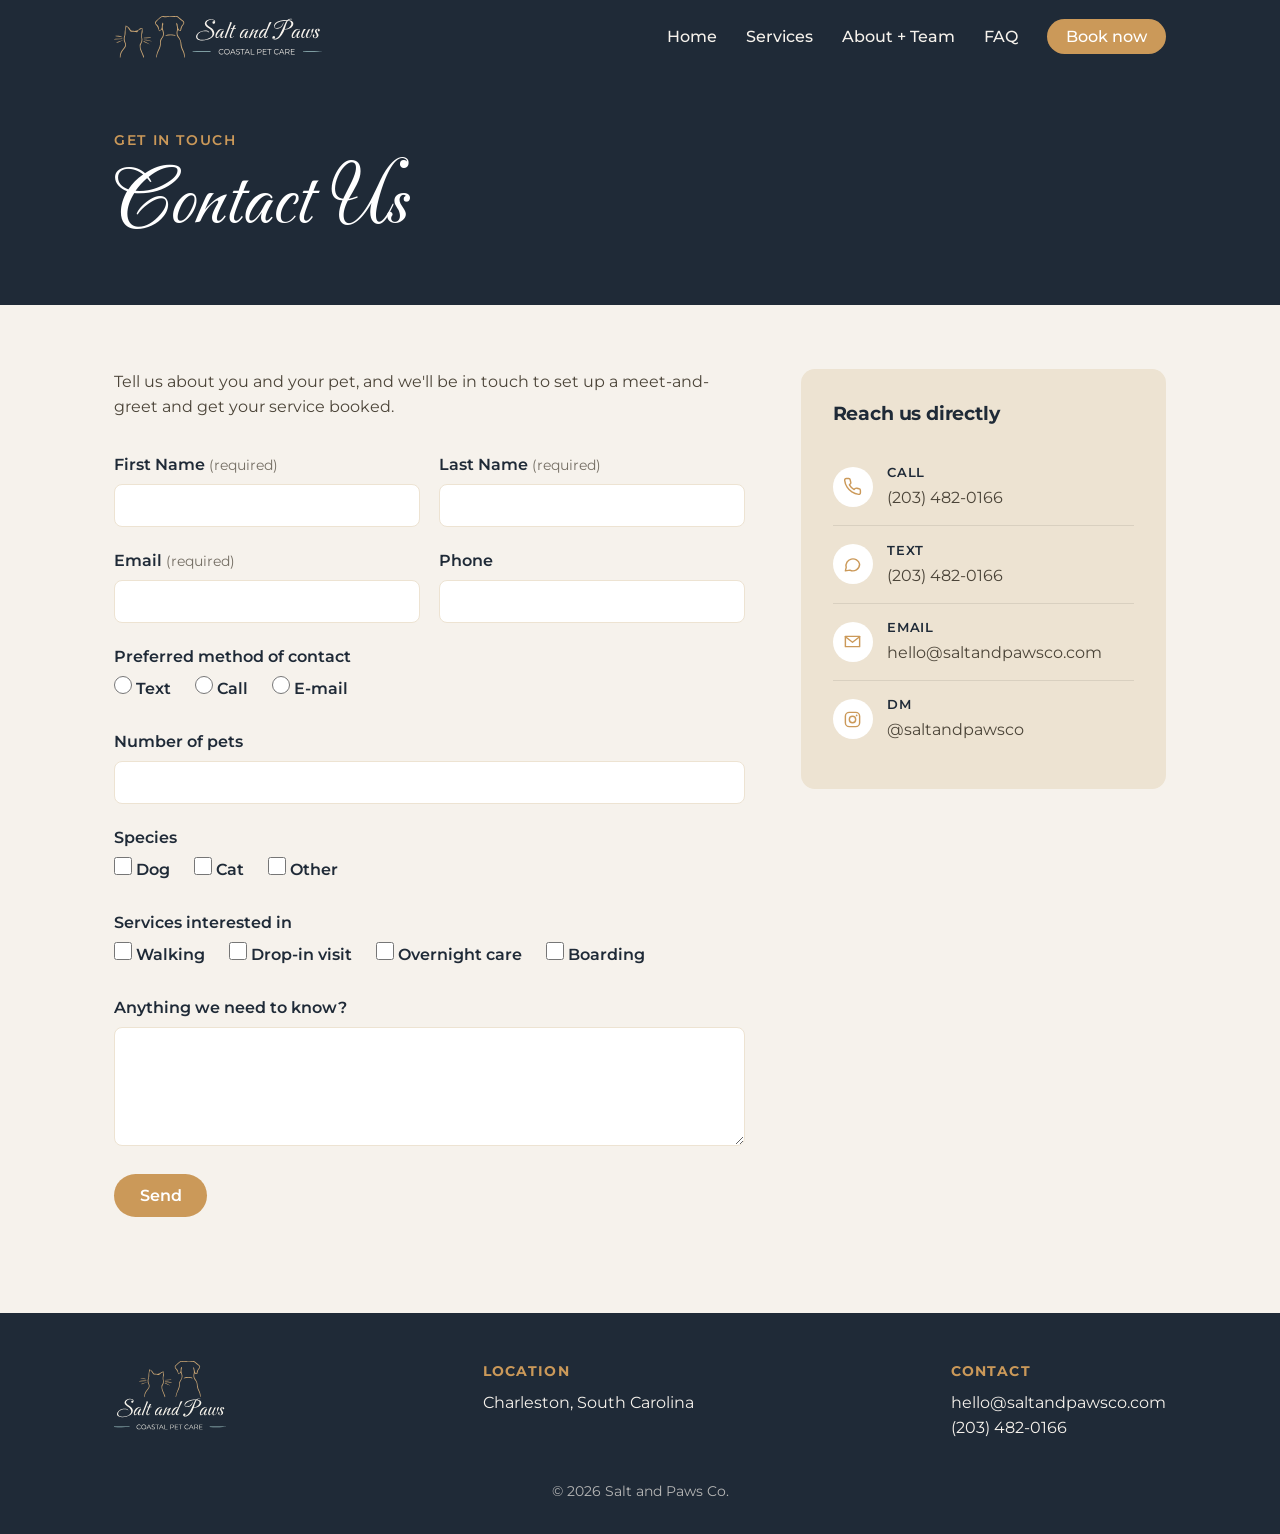
<file: contact.html>
<!DOCTYPE html>
<html lang="en">
<head>
  <meta charset="UTF-8">
  <meta name="viewport" content="width=device-width, initial-scale=1.0">
  <title>Contact | Salt and Paws</title>
  <meta name="description" content="Get in touch with Salt and Paws Co to book in-home pet care in Charleston, SC.">
  <link rel="stylesheet" href="style.css">
</head>
<body>

  <header class="site-header">
    <nav class="nav-wrap">
      <a href="index.html" class="logo"><img src="assets/logohorizontal-new-light.svg" alt="Salt and Paws - Coastal Pet Care"></a>
      <button class="menu-toggle" aria-label="Open menu">&#9776;</button>
      <ul class="nav-links">
        <li><a href="index.html">Home</a></li>
        <li><a href="services.html">Services</a></li>
        <li><a href="about.html">About + Team</a></li>
        <li><a href="faq.html">FAQ</a></li>
        <li><a href="contact.html" class="book-link">Book now</a></li>
      </ul>
    </nav>
  </header>

  <section class="page-banner">
    <div class="container">
    <p class="eyebrow">Get in touch</p>
  <h1>Contact Us</h1>
    </div>
  </section>

  <section class="section">
    <div class="container" style="display:flex; flex-wrap:wrap; gap: 3.5rem; align-items:flex-start;">

      <div style="flex: 2 1 420px; max-width: 680px;">
        <p style="margin-bottom: 2rem;">
          Tell us about you and your pet, and we'll be in touch to set up a meet-and-greet and get your
          service booked.
        </p>

        <!--
          This form is wired up to Web3Forms (https://web3forms.com), a free
          service that emails form submissions straight to your inbox.
          The access key below routes submissions to the account this key
          was created with.
        -->
        <form action="https://api.web3forms.com/submit" method="POST">
          <input type="hidden" name="access_key" value="aa499414-a6d9-4c2b-9179-7756e8b27be8">
          <input type="hidden" name="subject" value="New inquiry from saltandpawsco.com">
          <input type="text" name="botcheck" style="display:none;" tabindex="-1" autocomplete="off">

          <div class="form-row">
            <div class="form-field">
              <label for="first-name">First Name <span class="hint">(required)</span></label>
              <input type="text" id="first-name" name="first_name" required>
            </div>
            <div class="form-field">
              <label for="last-name">Last Name <span class="hint">(required)</span></label>
              <input type="text" id="last-name" name="last_name" required>
            </div>
          </div>

          <div class="form-row">
            <div class="form-field">
              <label for="email">Email <span class="hint">(required)</span></label>
              <input type="email" id="email" name="email" required>
            </div>
            <div class="form-field">
              <label for="phone">Phone</label>
              <input type="tel" id="phone" name="phone">
            </div>
          </div>

          <div class="form-field">
            <label>Preferred method of contact</label>
            <div class="choice-group">
              <label class="choice-option"><input type="radio" name="contact_method" value="Text"> Text</label>
              <label class="choice-option"><input type="radio" name="contact_method" value="Call"> Call</label>
              <label class="choice-option"><input type="radio" name="contact_method" value="Email"> E-mail</label>
            </div>
          </div>

          <div class="form-field">
            <label for="num-pets">Number of pets</label>
            <input type="number" id="num-pets" name="number_of_pets" min="1">
          </div>

          <div class="form-field">
            <label>Species</label>
            <div class="choice-group">
              <label class="choice-option"><input type="checkbox" name="species" value="Dog"> Dog</label>
              <label class="choice-option"><input type="checkbox" name="species" value="Cat"> Cat</label>
              <label class="choice-option"><input type="checkbox" name="species" value="Other"> Other</label>
            </div>
          </div>

          <div class="form-field">
            <label>Services interested in</label>
            <div class="choice-group">
              <label class="choice-option"><input type="checkbox" name="services" value="Walking"> Walking</label>
              <label class="choice-option"><input type="checkbox" name="services" value="Drop-in visit"> Drop-in visit</label>
              <label class="choice-option"><input type="checkbox" name="services" value="Overnight care"> Overnight care</label>
              <label class="choice-option"><input type="checkbox" name="services" value="Boarding"> Boarding</label>
            </div>
          </div>

          <div class="form-field">
            <label for="notes">Anything we need to know?</label>
            <textarea id="notes" name="notes" rows="5"></textarea>
          </div>

          <button type="submit" class="btn submit-btn">Send</button>
        </form>
      </div>

      <div class="contact-card" style="flex: 1 1 260px;">
        <h3 style="margin-bottom: 1.5rem;">Reach us directly</h3>

        <a href="tel:2034820166" class="contact-link">
          <span class="contact-icon">
            <svg viewBox="0 0 24 24" fill="none" stroke="currentColor" stroke-width="1.8" stroke-linecap="round" stroke-linejoin="round"><path d="M22 16.92v3a2 2 0 0 1-2.18 2 19.79 19.79 0 0 1-8.63-3.07 19.5 19.5 0 0 1-6-6 19.79 19.79 0 0 1-3.07-8.67A2 2 0 0 1 4.11 2h3a2 2 0 0 1 2 1.72c.127.96.362 1.903.7 2.81a2 2 0 0 1-.45 2.11L8.09 9.91a16 16 0 0 0 6 6l1.27-1.27a2 2 0 0 1 2.11-.45c.907.338 1.85.573 2.81.7A2 2 0 0 1 22 16.92z"/></svg>
          </span>
          <span>
            <span class="contact-label">Call</span>
            (203) 482-0166
          </span>
        </a>

        <a href="sms:2034820166" class="contact-link">
          <span class="contact-icon">
            <svg viewBox="0 0 24 24" fill="none" stroke="currentColor" stroke-width="1.8" stroke-linecap="round" stroke-linejoin="round"><path d="M21 11.5a8.5 8.5 0 0 1-12.36 7.56L3 20l1.06-4.27A8.5 8.5 0 1 1 21 11.5z"/></svg>
          </span>
          <span>
            <span class="contact-label">Text</span>
            (203) 482-0166
          </span>
        </a>

        <a href="mailto:hello@saltandpawsco.com" class="contact-link">
          <span class="contact-icon">
            <svg viewBox="0 0 24 24" fill="none" stroke="currentColor" stroke-width="1.8" stroke-linecap="round" stroke-linejoin="round"><path d="M4 4h16v16H4z" opacity="0"/><path d="M3 5.5h18v13H3z"/><path d="M3 6l9 7 9-7"/></svg>
          </span>
          <span>
            <span class="contact-label">Email</span>
            hello@saltandpawsco.com
          </span>
        </a>

        <a href="https://www.instagram.com/saltandpawsco" target="_blank" rel="noopener" class="contact-link">
          <span class="contact-icon">
            <svg viewBox="0 0 24 24" fill="none" stroke="currentColor" stroke-width="1.8"><rect x="3" y="3" width="18" height="18" rx="5"/><circle cx="12" cy="12" r="4"/><circle cx="17.2" cy="6.8" r="1.1" fill="currentColor" stroke="none"/></svg>
          </span>
          <span>
            <span class="contact-label">DM</span>
            @saltandpawsco
          </span>
        </a>
      </div>

    </div>
  </section>

  <footer class="site-footer">
    <div class="container footer-grid">
      <div>
        <img src="assets/logostacked-light.svg" alt="Salt and Paws logo" style="height:70px;">
      </div>
      <div>
        <h4>Location</h4>
        <p>Charleston, South Carolina</p>
      </div>
      <div>
        <h4>Contact</h4>
        <p><a href="mailto:hello@saltandpawsco.com">hello@saltandpawsco.com</a></p>
        <p><a href="tel:2034820166">(203) 482-0166</a></p>
      </div>
    </div>
    <p class="footer-bottom">&copy; 2026 Salt and Paws Co.</p>
  </footer>

  <script src="script.js"></script>
</body>
</html>
</file>
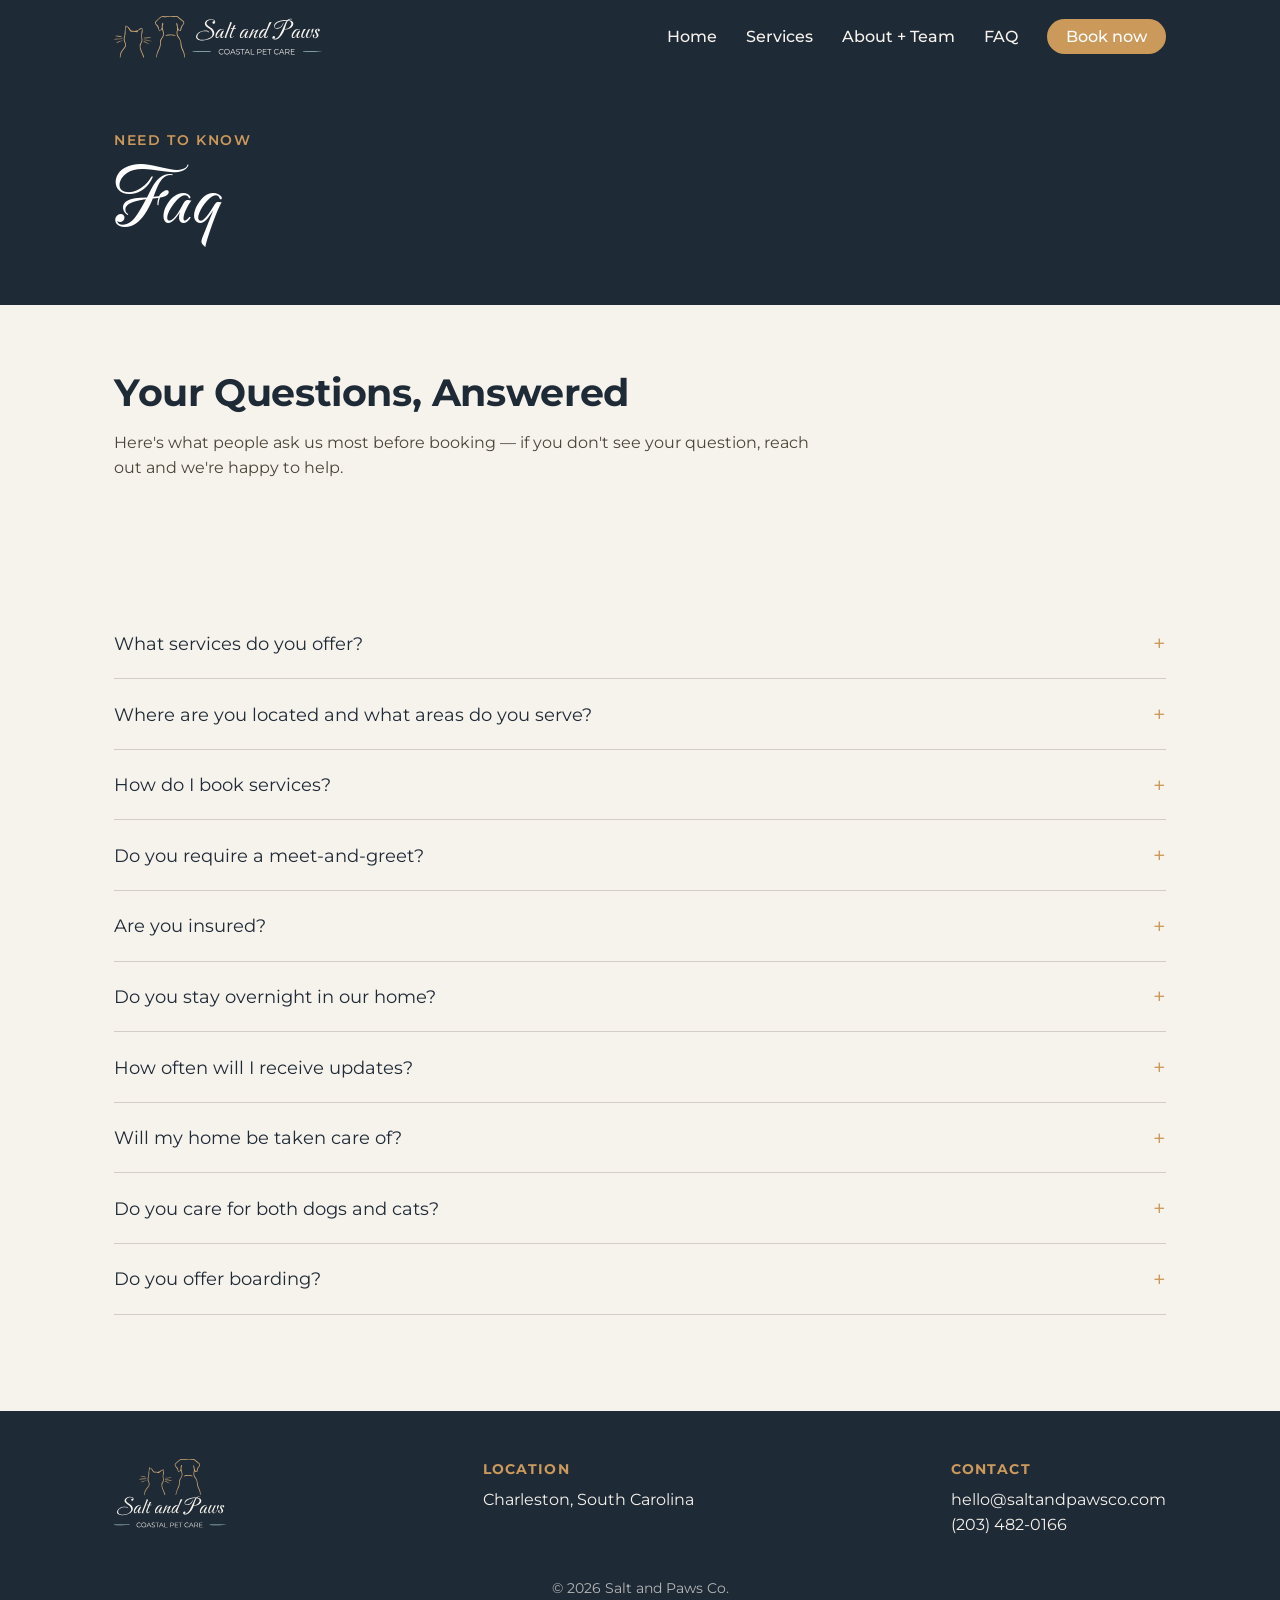
<file: faq.html>
<!DOCTYPE html>
<html lang="en">
<head>
  <meta charset="UTF-8">
  <meta name="viewport" content="width=device-width, initial-scale=1.0">
  <title>FAQ | Salt and Paws</title>
  <meta name="description" content="Answers to common questions about Salt and Paws Co's pet sitting, boarding, and walking services.">
  <link rel="stylesheet" href="style.css">
</head>
<body>

  <header class="site-header">
    <nav class="nav-wrap">
      <a href="index.html" class="logo"><img src="assets/logohorizontal-new-light.svg" alt="Salt and Paws - Coastal Pet Care"></a>
      <button class="menu-toggle" aria-label="Open menu">&#9776;</button>
      <ul class="nav-links">
        <li><a href="index.html">Home</a></li>
        <li><a href="services.html">Services</a></li>
        <li><a href="about.html">About + Team</a></li>
        <li><a href="faq.html">FAQ</a></li>
        <li><a href="contact.html" class="book-link">Book now</a></li>
      </ul>
    </nav>
  </header>

  <section class="page-banner">
    <div class="container">
    <p class="eyebrow">Need to know</p>
  <h1>Faq</h1>
    </div>
  </section>

  <section class="section">
    <div class="container">
      <div class="section-title" style="max-width: 700px; margin: 0;">
        <h2>Your Questions, Answered</h2>
        <p>
          Here's what people ask us most before booking &mdash; if you don't see your question, reach out
          and we're happy to help.
        </p>
      </div>
    </div>
  </section>

  <section class="section">
    <div class="container">

      <div class="faq-item">
        <button class="faq-question">What services do you offer?<span class="icon">+</span></button>
        <div class="faq-answer">
          <p>We provide overnight in-home pet sitting, drop-in visits, daily walks, and limited boarding. All care is personalized to your pet's routine, comfort, and needs to keep them relaxed and happy while you are away.</p>
        </div>
      </div>

      <div class="faq-item">
        <button class="faq-question">Where are you located and what areas do you serve?<span class="icon">+</span></button>
        <div class="faq-answer">
          <p>We primarily serve Isle of Palms, Sullivan's Island, and surrounding coastal areas. If you are nearby, feel free to reach out and we will do our best to accommodate.</p>
        </div>
      </div>

      <div class="faq-item">
        <button class="faq-question">How do I book services?<span class="icon">+</span></button>
        <div class="faq-answer">
          <p>You can submit a request through our inquiry form on the website. Before confirming any booking, we require a completed client profile, service agreement, and pet care information form. This helps us provide safe, consistent, and personalized care for your pets.</p>
        </div>
      </div>

      <div class="faq-item">
        <button class="faq-question">Do you require a meet-and-greet?<span class="icon">+</span></button>
        <div class="faq-answer">
          <p>Yes. A meet-and-greet is required before your first service. This can be done in person or virtually. It allows us to get to know you, your pets, their routine, and your home so we can ensure a smooth and comfortable experience for everyone.</p>
        </div>
      </div>

      <div class="faq-item">
        <button class="faq-question">Are you insured?<span class="icon">+</span></button>
        <div class="faq-answer">
          <p>Yes. Salt and Paws is fully insured through Pet Sitters Associates, providing added peace of mind and professional protection for both you and your pets.</p>
        </div>
      </div>

      <div class="faq-item">
        <button class="faq-question">Do you stay overnight in our home?<span class="icon">+</span></button>
        <div class="faq-answer">
          <p>Yes. Overnight in-home care is one of our most requested services. Staying in your home helps keep your pets comfortable, maintain their routine, and reduce stress while you are away.</p>
        </div>
      </div>

      <div class="faq-item">
        <button class="faq-question">How often will I receive updates?<span class="icon">+</span></button>
        <div class="faq-answer">
          <p>We send frequent photo and message updates so you always know how your pets are doing. Communication and peace of mind are an important part of our service.</p>
        </div>
      </div>

      <div class="faq-item">
        <button class="faq-question">Will my home be taken care of?<span class="icon">+</span></button>
        <div class="faq-answer">
          <p>Absolutely. We treat every home with the same respect and care as our own. Most clients return to a home that is just as they left it, if not cleaner.</p>
        </div>
      </div>

      <div class="faq-item">
        <button class="faq-question">Do you care for both dogs and cats?<span class="icon">+</span></button>
        <div class="faq-answer">
          <p>Yes. We care for both dogs and cats and take time to understand each pet's personality, habits, and comfort level.</p>
        </div>
      </div>

      <div class="faq-item">
        <button class="faq-question">Do you offer boarding?<span class="icon">+</span></button>
        <div class="faq-answer">
          <p>Yes. We offer limited boarding in a calm, safe, and comfortable home environment so each pet receives personalized attention and care. For the safety of all pets in our home, boarding pets must be cat-friendly, as we have kittens. Availability is limited to maintain the highest level of care.</p>
        </div>
      </div>

    </div>
  </section>

  <footer class="site-footer">
    <div class="container footer-grid">
      <div>
        <img src="assets/logostacked-light.svg" alt="Salt and Paws logo" style="height:70px;">
      </div>
      <div>
        <h4>Location</h4>
        <p>Charleston, South Carolina</p>
      </div>
      <div>
        <h4>Contact</h4>
        <p><a href="mailto:hello@saltandpawsco.com">hello@saltandpawsco.com</a></p>
        <p><a href="tel:2034820166">(203) 482-0166</a></p>
      </div>
    </div>
    <p class="footer-bottom">&copy; 2026 Salt and Paws Co.</p>
  </footer>

  <script src="script.js"></script>
</body>
</html>
</file>
<file: style.css>
/* =========================================================
   Salt and Paws — stylesheet
   A quick guide to how this file is organized:
   1. Setup (fonts, colors, resets)
   2. Header / Navigation
   3. Hero section
   4. Reusable section styles
   5. Cards (services, team)
   6. FAQ accordion
   7. Footer
   8. Responsive (mobile) rules
   ========================================================= */

/* ---------- 1. Setup ---------- */

@import url('https://fonts.googleapis.com/css2?family=Carattere&family=Montserrat:wght@400;500;600;700&display=swap');

:root {
  /* Brand color palette */
  --teal-dark: #1F2A37;     /* header, footer, headings */
  --teal: #5F8F91;          /* secondary accent: dividers, small details */
  --oyster: #F6F2EC;        /* main page background */
  --shell: #EDE3D2;         /* section band background */
  --driftwood: #4B4438;     /* body text */
  --gold: #CB9959;          /* accent: buttons, links, icon color */
  --white: #FFFFFF;

  --font-script: 'Carattere', cursive;  /* h1 headings, in the brand voice */
  --font-display: 'Montserrat', sans-serif;
  --font-body: 'Montserrat', sans-serif;
}

* {
  margin: 0;
  padding: 0;
  box-sizing: border-box;
}

body {
  font-family: var(--font-body);
  color: var(--driftwood);
  background-color: var(--oyster);
  line-height: 1.6;
}

img {
  max-width: 100%;
  display: block;
}

a {
  color: var(--gold);
  text-decoration: none;
}

a:hover {
  text-decoration: underline;
}

/* Accessible focus state for keyboard users */
a:focus-visible,
button:focus-visible,
.faq-question:focus-visible {
  outline: 3px solid var(--gold);
  outline-offset: 2px;
}

h1, h2, h3 {
  font-family: var(--font-display);
  color: var(--teal-dark);
  font-weight: 700;
  line-height: 1.25;
  letter-spacing: -0.01em;
}

h1 {
  font-family: var(--font-script);
  font-weight: 400;
  font-size: clamp(3rem, 7vw, 5.2rem);
  letter-spacing: 0;
  line-height: 1.05;
}

h2 { font-size: clamp(1.7rem, 3vw, 2.4rem); }
h3 { font-size: 1.2rem; }

/* The handwritten script accent, used for small eyebrow labels
   above headings — pairs with the h1 voice without competing with it */
.script {
  font-family: var(--font-script);
  font-weight: 400;
  color: var(--teal-dark);
  line-height: 1;
}

.eyebrow {
  font-family: var(--font-body);
  font-size: 0.85rem;
  letter-spacing: 0.12em;
  text-transform: uppercase;
  color: var(--gold);
  font-weight: 600;
  margin-bottom: 0.6rem;
  display: block;
}

.container {
  max-width: 1100px;
  margin: 0 auto;
  padding: 0 1.5rem;
}

.btn {
  display: inline-block;
  background-color: var(--gold);
  color: var(--white);
  padding: 0.75rem 1.6rem;
  border-radius: 999px;
  font-weight: 600;
  font-family: var(--font-body);
  transition: transform 0.15s ease, background-color 0.15s ease;
}

.btn:hover {
  background-color: var(--teal-dark);
  text-decoration: none;
  transform: translateY(-2px);
}

/* ---------- 2. Header / Navigation ---------- */

.site-header {
  background-color: var(--teal-dark);
  position: sticky;
  top: 0;
  z-index: 100;
}

.nav-wrap {
  display: flex;
  align-items: center;
  justify-content: space-between;
  padding: 1rem 1.5rem;
  max-width: 1100px;
  margin: 0 auto;
}

.logo img {
  height: 42px;
  display: block;
}

.logo {
  display: flex;
  align-items: center;
}

.nav-links {
  display: flex;
  gap: 1.8rem;
  list-style: none;
}

.nav-links a {
  color: var(--oyster);
  font-weight: 500;
}

.nav-links a:hover {
  color: var(--gold);
  text-decoration: none;
}

.nav-links .book-link {
  background-color: var(--gold);
  color: var(--white);
  padding: 0.5rem 1.2rem;
  border-radius: 999px;
}

.nav-links .book-link:hover {
  background-color: var(--oyster);
  color: var(--teal-dark);
}

/* Mobile menu toggle button (hidden on desktop) */
.menu-toggle {
  display: none;
  background: none;
  border: none;
  color: var(--oyster);
  font-size: 1.8rem;
  cursor: pointer;
}

/* ---------- 3. Hero section ---------- */

.hero {
  position: relative;
  background-color: var(--teal-dark);
  color: var(--oyster);
  overflow: hidden;
}

.hero img {
  width: 100%;
  height: 60vh;
  min-height: 380px;
  object-fit: cover;
}

.hero::after {
  content: "";
  position: absolute;
  inset: 0;
  background: linear-gradient(180deg, rgba(31,42,55,0.25) 0%, rgba(31,42,55,0.65) 100%);
}

.hero-text {
  position: absolute;
  top: 0;
  bottom: 0;
  left: 0;
  right: 0;
  display: flex;
  flex-direction: column;
  align-items: center;
  justify-content: center;
  text-align: center;
  padding: 0 1.5rem;
  z-index: 1;
}

.hero-text h1 {
  color: var(--white);
  text-shadow: 0 2px 12px rgba(0,0,0,0.4);
}

.page-banner {
  background-color: var(--teal-dark);
  padding: 3.5rem 0;
}

.page-banner .container {
  text-align: left;
}

.page-banner h1 {
  color: var(--white);
}

/* ---------- 4. Reusable section styles ---------- */

.section {
  padding: 4rem 0;
}

.section-shell {
  background-color: var(--shell);
}

.section-title {
  text-align: left;
  max-width: 700px;
  margin: 0 0 2.5rem;
}

.section-title p {
  margin-top: 0.8rem;
}

.divider {
  border: none;
  border-top: 1px solid rgba(107,91,77,0.25);
  margin: 3rem 0;
}

/* Auto-scrolling ticker strip on home page */
.ticker {
  background-color: var(--teal-dark);
  overflow: hidden;
  padding: 0.85rem 0;
}

.ticker-track {
  display: flex;
  width: max-content;
  animation: ticker-scroll 32s linear infinite;
}

.ticker-track span {
  display: inline-flex;
  align-items: center;
  color: var(--oyster);
  font-size: 0.85rem;
  font-weight: 600;
  letter-spacing: 0.1em;
  text-transform: uppercase;
  white-space: nowrap;
  padding: 0 3.2rem;
  border-right: 1px solid rgba(247,244,236,0.25);
}

@keyframes ticker-scroll {
  from { transform: translateX(0); }
  to   { transform: translateX(-50%); }
}

@media (prefers-reduced-motion: reduce) {
  .ticker-track {
    animation: none;
  }
}

/* ---------- Icon badges (service icons, etc.) ---------- */

.icon-badge {
  width: 56px;
  height: 56px;
  display: flex;
  align-items: center;
  justify-content: center;
  background-color: var(--shell);
  border-radius: 50%;
  margin-bottom: 0.9rem;
}

.icon-badge img {
  width: 30px;
  height: 30px;
}

.service-card-body .icon-badge {
  margin-bottom: 1rem;
}

.learn-more-link {
  display: inline-block;
  margin-left: 0.8rem;
  font-weight: 600;
  color: var(--teal-dark);
}

.learn-more-link:hover {
  color: var(--gold);
}

/* ---------- Service detail pages ---------- */

.detail-hero {
  display: grid;
  grid-template-columns: 1.1fr 0.9fr;
  gap: 3rem;
  align-items: center;
}

.detail-hero > img {
  border-radius: 16px;
  width: 100%;
  height: 380px;
  object-fit: cover;
}

.detail-price {
  display: inline-block;
  background-color: var(--shell);
  color: var(--teal-dark);
  font-weight: 600;
  padding: 0.4rem 1rem;
  border-radius: 999px;
  margin-bottom: 1.2rem;
}

.detail-list {
  margin: 1rem 0 1.8rem 1.1rem;
}

.detail-list li {
  margin-bottom: 0.4rem;
}

.back-link {
  display: inline-block;
  margin-bottom: 1.5rem;
  font-weight: 600;
  color: var(--teal-dark);
}

.back-link:hover {
  color: var(--gold);
}

@media (max-width: 800px) {
  .detail-hero {
    grid-template-columns: 1fr;
  }
}

/* Decorative side illustration (about page, hero accents) */
.side-illustration {
  width: 100%;
  max-width: 320px;
  margin: 0 auto;
}

.side-illustration > img {
  width: 100%;
}


.card-grid {
  display: grid;
  grid-template-columns: repeat(2, 1fr);
  gap: 2rem;
}

.service-card {
  background-color: var(--white);
  border-radius: 14px;
  overflow: hidden;
  box-shadow: 0 4px 16px rgba(22,48,46,0.08);
}

.service-card > img {
  width: 100%;
  height: 200px;
  object-fit: cover;
}

.service-card-body {
  padding: 1.5rem;
}

.service-price {
  color: var(--gold);
  font-weight: 600;
  margin-bottom: 0.5rem;
}

.service-card ul {
  margin: 0.8rem 0 1rem 1.1rem;
}

.team-grid {
  display: flex;
  flex-direction: column;
  gap: 2rem;
}

.team-card {
  background-color: var(--white);
  border-radius: 14px;
  overflow: hidden;
  box-shadow: 0 4px 16px rgba(22,48,46,0.08);
  display: flex;
  align-items: stretch;
}

.team-card img {
  width: 280px;
  flex-shrink: 0;
  height: auto;
  object-fit: cover;
}

.team-card-body {
  padding: 2rem;
  flex: 1;
}

.team-role {
  color: var(--gold);
  font-weight: 600;
  font-size: 0.9rem;
  text-transform: uppercase;
  letter-spacing: 0.05em;
  margin-bottom: 0.6rem;
  display: block;
}

@media (max-width: 700px) {
  .team-card {
    flex-direction: column;
  }

  .team-card img {
    width: 100%;
    height: 240px;
  }
}

/* Social photo strip on home page */
.social-grid {
  display: grid;
  grid-template-columns: repeat(4, 1fr);
  gap: 1rem;
}

.social-grid img {
  height: 220px;
  width: 100%;
  object-fit: cover;
  border-radius: 10px;
}

/* ---------- 6. FAQ accordion ---------- */

.faq-item {
  border-bottom: 1px solid rgba(107,91,77,0.25);
}

.faq-question {
  width: 100%;
  text-align: left;
  background: none;
  border: none;
  font-family: var(--font-display);
  font-size: 1.1rem;
  color: var(--teal-dark);
  padding: 1.3rem 0;
  cursor: pointer;
  display: flex;
  justify-content: space-between;
  align-items: center;
}

.faq-question .icon {
  font-size: 1.4rem;
  color: var(--gold);
  transition: transform 0.2s ease;
}

.faq-item.open .faq-question .icon {
  transform: rotate(45deg);
}

.faq-answer {
  max-height: 0;
  overflow: hidden;
  transition: max-height 0.25s ease;
}

.faq-answer p {
  padding-bottom: 1.3rem;
}

/* ---------- Contact form ---------- */

.form-row {
  display: flex;
  gap: 1.2rem;
  flex-wrap: wrap;
}

.form-field {
  margin-bottom: 1.3rem;
  flex: 1 1 200px;
}

.form-field label {
  display: block;
  margin-bottom: 0.4rem;
  font-weight: 600;
  color: var(--teal-dark);
}

.form-field .hint {
  font-weight: 400;
  font-size: 0.85rem;
  color: var(--driftwood);
  opacity: 0.75;
}

.form-field input[type="text"],
.form-field input[type="email"],
.form-field input[type="tel"],
.form-field input[type="number"],
.form-field textarea {
  width: 100%;
  padding: 0.7rem;
  border-radius: 8px;
  border: 1px solid var(--shell);
  font-family: var(--font-body);
  font-size: 1rem;
  background-color: var(--white);
  color: var(--driftwood);
}

.form-field input:focus,
.form-field textarea:focus {
  outline: 2px solid var(--gold);
  outline-offset: 1px;
}

.choice-group {
  display: flex;
  flex-wrap: wrap;
  gap: 0.6rem 1.5rem;
}

.choice-option {
  display: flex;
  align-items: center;
  gap: 0.5rem;
  font-weight: 400;
  cursor: pointer;
}

.choice-option input {
  width: 18px;
  height: 18px;
  accent-color: var(--gold);
}

.submit-btn {
  border: none;
  cursor: pointer;
  font-size: 1rem;
}

/* ---------- Contact info card with icons ---------- */

.contact-card {
  background-color: var(--shell);
  border-radius: 14px;
  padding: 2rem;
}

.contact-link {
  display: flex;
  align-items: center;
  gap: 0.9rem;
  padding: 0.9rem 0;
  border-bottom: 1px solid rgba(75,68,56,0.12);
  color: var(--driftwood);
}

.contact-link:last-child {
  border-bottom: none;
}

.contact-link:hover {
  text-decoration: none;
  color: var(--teal-dark);
}

.contact-icon {
  width: 40px;
  height: 40px;
  flex-shrink: 0;
  display: flex;
  align-items: center;
  justify-content: center;
  background-color: var(--white);
  border-radius: 50%;
  color: var(--gold);
}

.contact-icon svg {
  width: 19px;
  height: 19px;
}

.contact-label {
  display: block;
  font-family: var(--font-display);
  font-weight: 600;
  font-size: 0.8rem;
  text-transform: uppercase;
  letter-spacing: 0.06em;
  color: var(--teal-dark);
  margin-bottom: 0.1rem;
}


.site-footer {
  background-color: var(--teal-dark);
  color: var(--oyster);
  padding: 3rem 0 2rem;
  margin-top: 2rem;
}

.footer-grid {
  display: flex;
  flex-wrap: wrap;
  justify-content: space-between;
  gap: 2rem;
}

.footer-grid h3 {
  color: var(--oyster);
  font-size: 1.2rem;
  margin-bottom: 0.3rem;
}

.footer-grid h4 {
  color: var(--gold);
  font-size: 0.85rem;
  text-transform: uppercase;
  letter-spacing: 0.08em;
  margin-bottom: 0.4rem;
}

.footer-grid a {
  color: var(--oyster);
}

.footer-bottom {
  text-align: center;
  font-size: 0.85rem;
  margin-top: 2.5rem;
  opacity: 0.7;
}

/* ---------- 8. Responsive (mobile) rules ---------- */

@media (max-width: 800px) {
  .card-grid {
    grid-template-columns: 1fr;
  }

  .social-grid {
    grid-template-columns: repeat(2, 1fr);
  }

  .nav-links {
    position: absolute;
    top: 100%;
    left: 0;
    right: 0;
    background-color: var(--teal-dark);
    flex-direction: column;
    align-items: center;
    gap: 1.2rem;
    padding: 1.5rem 0;
    display: none;
  }

  .nav-links.open {
    display: flex;
  }

  .menu-toggle {
    display: block;
  }

  .footer-grid {
    flex-direction: column;
    text-align: center;
  }
}
</file>
